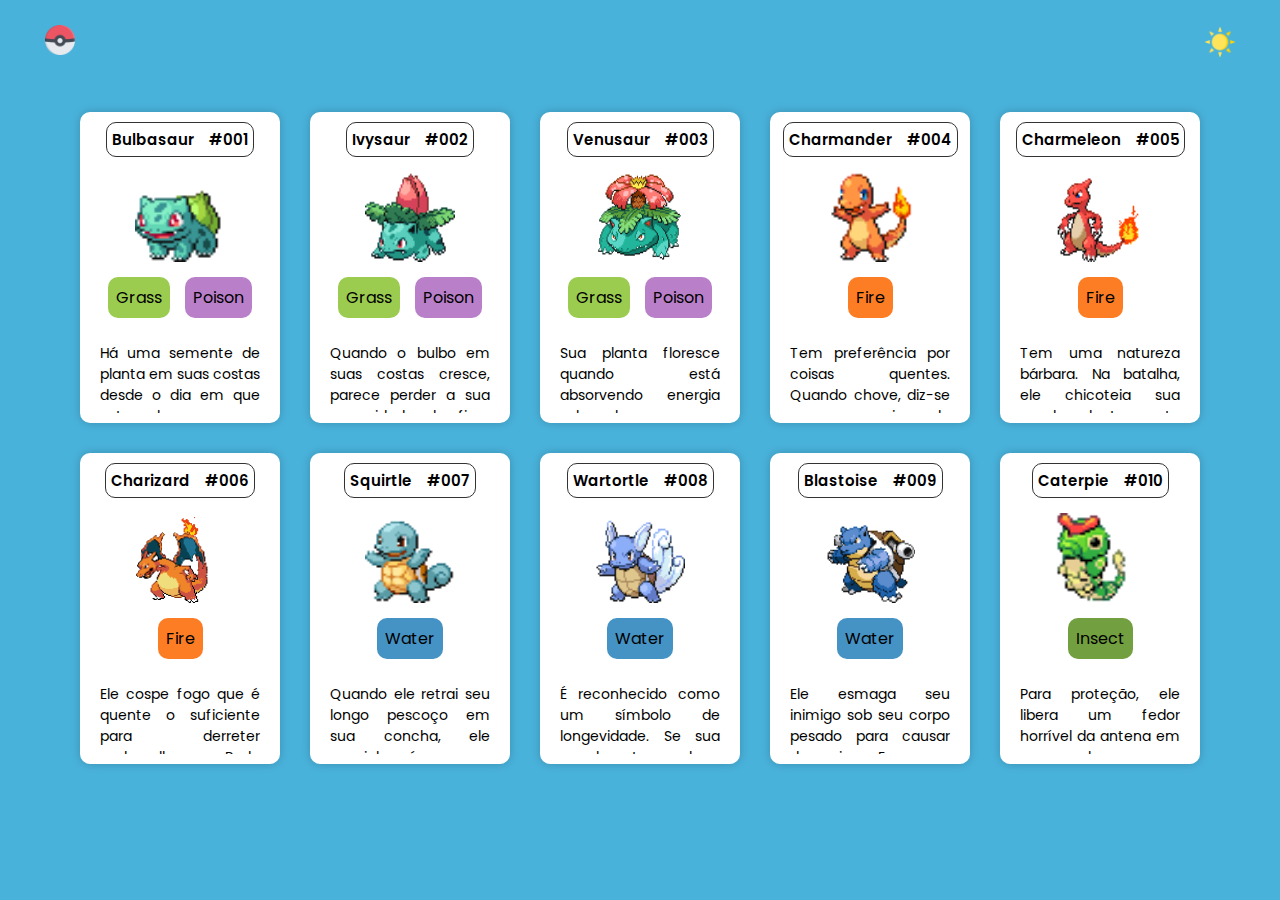
<file: index.html>
<!DOCTYPE html>
<html lang="en">

<head>
    <meta charset="UTF-8">
    <meta http-equiv="X-UA-Compatible" content="IE=edge">
    <meta name="viewport" content="width=>, initial-scale=1.0">
    <title>Pokedex</title>

    <link rel="preconnect" href="https://fonts.googleapis.com">
    <link rel="preconnect" href="https://fonts.gstatic.com" crossorigin>
    <link href="https://fonts.googleapis.com/css2?family=Poppins:wght@300;500;800&display=swap" rel="stylesheet">

    <link rel="stylesheet" href="./src/CSS/reset.css">
    <link rel="stylesheet" href="./src/CSS/styles.css">
    <link rel="stylesheet" href="./src/CSS/scrollbar.css">
</head>

<body class="">
    <header>
        <a href="#">
            <img src="./src/Sprites/pokeball.png" alt="pokeball" class="logo">
        </a>
        <button id="button-alter-theme">
            <img src="./src/Sprites/sun.png" alt="sun icon" class="button">
        </button>
    </header>
    <main>
        <ul class="pokemon-list">
            <li class="pokemon-card">
                <div class="info">
                    <span class="pokemon-name">Bulbasaur</span>
                    <span class="pokemon-number">#001</span>    
                </div>
                <img src="./src/Sprites/bulbasaur.gif" alt="Bulbasaur" class="pokemon-image">
                <ul class="types">
                    <li class="pokemon-type grass">Grass</li>
                    <li class="pokemon-type poison">Poison</li>
                </ul>
                <p class="description">Há uma semente de planta em suas costas desde o dia em que este pokemon nasce. A semente cresce lentamente.</p>
            </li>
            <li class="pokemon-card">
                <div class="info">
                    <span class="pokemon-name">Ivysaur</span>
                    <span class="pokemon-number">#002</span>    
                </div>
                <img src="./src/Sprites/ivysaur.gif" alt="Ivysaur" class="pokemon-image">
                <ul class="types">
                    <li class="pokemon-type grass">Grass</li>
                    <li class="pokemon-type poison">Poison</li>
                </ul>
                <p class="description">Quando o bulbo em suas costas cresce, parece perder a sua capacidade de ficar de pé em suas patas trazeiras.</p>
            </li>
            <li class="pokemon-card">
                <div class="info">
                    <span class="pokemon-name">Venusaur</span>
                    <span class="pokemon-number">#003</span>    
                </div>
                <img src="./src/Sprites/venusaur.gif" alt="Venusaur" class="pokemon-image">
                <ul class="types">
                    <li class="pokemon-type grass">Grass</li>
                    <li class="pokemon-type poison">Poison</li>
                </ul>
                <p class="description">Sua planta floresce quando está absorvendo energia solar, ele permanece em movimento para buscá-la</p>
            </li>
            <li class="pokemon-card">
                <div class="info">
                    <span class="pokemon-name">Charmander</span>
                    <span class="pokemon-number">#004</span>    
                </div>
                <img src="./src/Sprites/charmander.gif" alt="Charmander" class="pokemon-image">
                <ul class="types">
                    <li class="pokemon-type fire">Fire</li>
                </ul>
                <p class="description">Tem preferência por coisas quentes. Quando chove, diz-se que o vapor jorra da ponta de sua cauda.</p>
            </li>
            <li class="pokemon-card">
                <div class="info">
                    <span class="pokemon-name">Charmeleon</span>
                    <span class="pokemon-number">#005</span>    
                </div>
                <img src="./src/Sprites/charmeleon.gif" alt="Charmeleon" class="pokemon-image">
                <ul class="types">
                    <li class="pokemon-type fire">Fire</li>
                </ul>
                <p class="description">Tem uma natureza bárbara. Na batalha, ele chicoteia sua cauda ardente e corta com garras afiadas.</p>
            </li>
            <li class="pokemon-card">
                <div class="info">
                    <span class="pokemon-name">Charizard</span>
                    <span class="pokemon-number">#006</span>    
                </div>
                <img src="./src/Sprites/charizard.gif" alt="Charizard" class="pokemon-image">
                <ul class="types">
                    <li class="pokemon-type fire">Fire</li>
                </ul>
                <p class="description">Ele cospe fogo que é quente o suficiente para derreter pedregulhos. Pode causar incêndios florestais soprando chamas.</p>
            </li>
            <li class="pokemon-card">
                <div class="info">
                    <span class="pokemon-name">Squirtle</span>
                    <span class="pokemon-number">#007</span>    
                </div>
                <img src="./src/Sprites/squirtle.gif" alt="Squirtle" class="pokemon-image">
                <ul class="types">
                    <li class="pokemon-type water">Water</li>
                </ul>
                <p class="description">Quando ele retrai seu longo pescoço em sua concha, ele esguicha água com força vigorosa.</p>
            </li>
            <li class="pokemon-card">
                <div class="info">
                    <span class="pokemon-name">Wartortle</span>
                    <span class="pokemon-number">#008</span>    
                </div>
                <img src="./src/Sprites/wartortle.gif" alt="Wartortle" class="pokemon-image">
                <ul class="types">
                    <li class="pokemon-type water">Water</li>
                </ul>
                <p class="description">É reconhecido como um símbolo de longevidade. Se sua concha tem algas, esse Wartortle é muito antigo.</p>
            </li>
            <li class="pokemon-card">
                <div class="info">
                    <span class="pokemon-name">Blastoise</span>
                    <span class="pokemon-number">#009</span>    
                </div>
                <img src="./src/Sprites/blastoise.gif" alt="Blastoise" class="pokemon-image">
                <ul class="types">
                    <li class="pokemon-type water">Water</li>
                </ul>
                <p class="description">Ele esmaga seu inimigo sob seu corpo pesado para causar desmaios. Em uma pitada, ele se retirará dentro de sua concha.</p>
            </li>
            <li class="pokemon-card">
                <div class="info">
                    <span class="pokemon-name">Caterpie</span>
                    <span class="pokemon-number">#010</span>    
                </div>
                <img src="./src/Sprites/caterpie.gif" alt="Caterpie" class="pokemon-image">
                <ul class="types">
                    <li class="pokemon-type insect">Insect</li>
                </ul>
                <p class="description">Para proteção, ele libera um fedor horrível da antena em sua cabeça para afastar os inimigos.</p>
            </li>
        </ul>
    </main>

    <script src="./src/JS/index.js"></script>
</body>

</html>
</file>
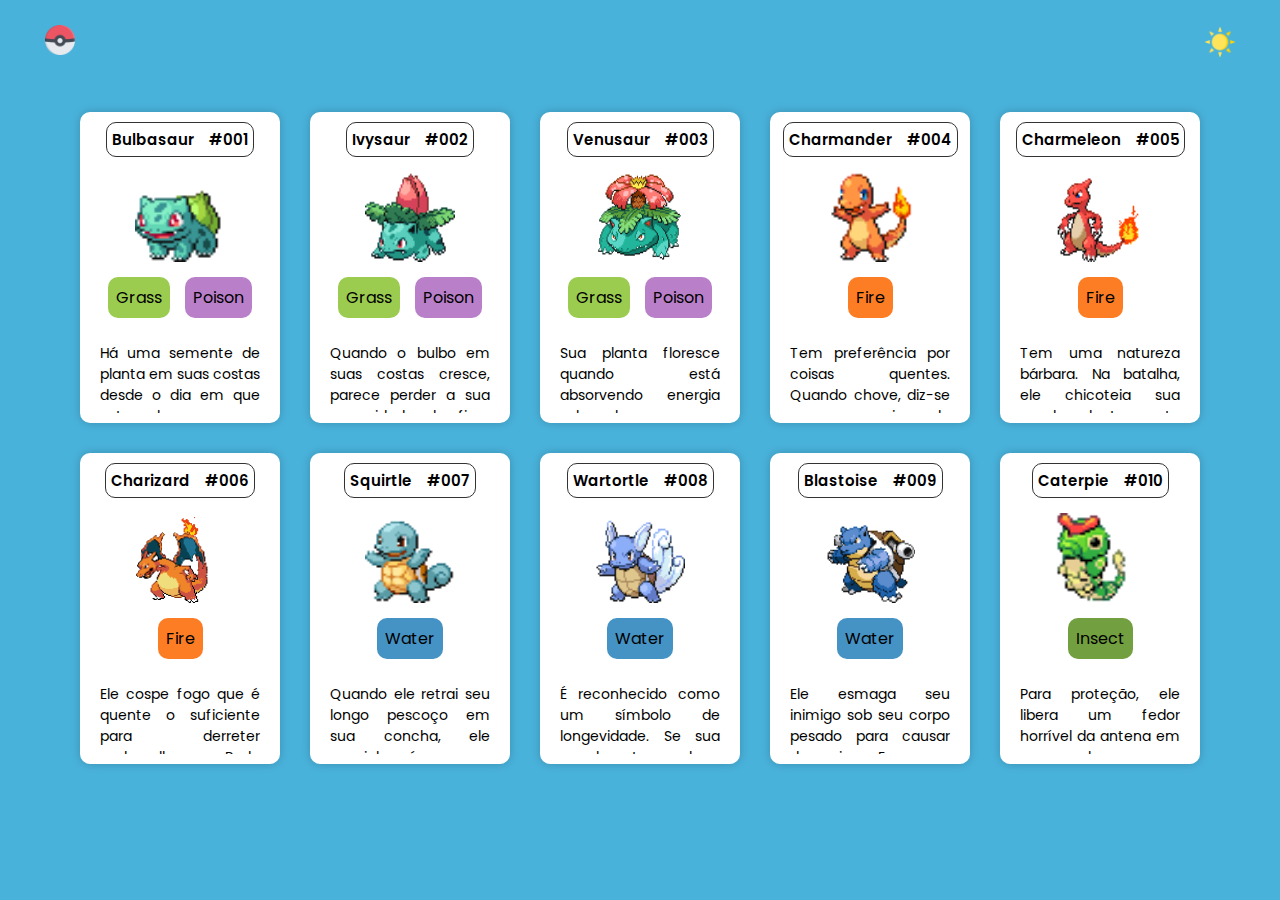
<file: src/index.html>
<!DOCTYPE html>
<html lang="en">

<head>
    <meta charset="UTF-8">
    <meta http-equiv="X-UA-Compatible" content="IE=edge">
    <meta name="viewport" content="width=>, initial-scale=1.0">
    <title>Pokedex</title>

    <link rel="preconnect" href="https://fonts.googleapis.com">
    <link rel="preconnect" href="https://fonts.gstatic.com" crossorigin>
    <link href="https://fonts.googleapis.com/css2?family=Poppins:wght@300;500;800&display=swap" rel="stylesheet">

    <link rel="stylesheet" href="./CSS/reset.css">
    <link rel="stylesheet" href="./CSS/styles.css">
    <link rel="stylesheet" href="./CSS/scrollbar.css">
</head>

<body class="">
    <header>
        <a href="#">
            <img src="./Sprites/pokeball.png" alt="pokeball" class="logo">
        </a>
        <button id="button-alter-theme">
            <img src="./Sprites/sun.png" alt="sun icon" class="button">
        </button>
    </header>
    <main>
        <ul class="pokemon-list">
            <li class="pokemon-card">
                <div class="info">
                    <span class="pokemon-name">Bulbasaur</span>
                    <span class="pokemon-number">#001</span>    
                </div>
                <img src="./Sprites/bulbasaur.gif" alt="Bulbasaur" class="pokemon-image">
                <ul class="types">
                    <li class="pokemon-type grass">Grass</li>
                    <li class="pokemon-type poison">Poison</li>
                </ul>
                <p class="description">Há uma semente de planta em suas costas desde o dia em que este pokemon nasce. A semente cresce lentamente.</p>
            </li>
            <li class="pokemon-card">
                <div class="info">
                    <span class="pokemon-name">Ivysaur</span>
                    <span class="pokemon-number">#002</span>    
                </div>
                <img src="./Sprites/ivysaur.gif" alt="Ivysaur" class="pokemon-image">
                <ul class="types">
                    <li class="pokemon-type grass">Grass</li>
                    <li class="pokemon-type poison">Poison</li>
                </ul>
                <p class="description">Quando o bulbo em suas costas cresce, parece perder a sua capacidade de ficar de pé em suas patas trazeiras.</p>
            </li>
            <li class="pokemon-card">
                <div class="info">
                    <span class="pokemon-name">Venusaur</span>
                    <span class="pokemon-number">#003</span>    
                </div>
                <img src="./Sprites/venusaur.gif" alt="Venusaur" class="pokemon-image">
                <ul class="types">
                    <li class="pokemon-type grass">Grass</li>
                    <li class="pokemon-type poison">Poison</li>
                </ul>
                <p class="description">Sua planta floresce quando está absorvendo energia solar, ele permanece em movimento para buscá-la</p>
            </li>
            <li class="pokemon-card">
                <div class="info">
                    <span class="pokemon-name">Charmander</span>
                    <span class="pokemon-number">#004</span>    
                </div>
                <img src="./Sprites/charmander.gif" alt="Charmander" class="pokemon-image">
                <ul class="types">
                    <li class="pokemon-type fire">Fire</li>
                </ul>
                <p class="description">Tem preferência por coisas quentes. Quando chove, diz-se que o vapor jorra da ponta de sua cauda.</p>
            </li>
            <li class="pokemon-card">
                <div class="info">
                    <span class="pokemon-name">Charmeleon</span>
                    <span class="pokemon-number">#005</span>    
                </div>
                <img src="./Sprites/charmeleon.gif" alt="Charmeleon" class="pokemon-image">
                <ul class="types">
                    <li class="pokemon-type fire">Fire</li>
                </ul>
                <p class="description">Tem uma natureza bárbara. Na batalha, ele chicoteia sua cauda ardente e corta com garras afiadas.</p>
            </li>
            <li class="pokemon-card">
                <div class="info">
                    <span class="pokemon-name">Charizard</span>
                    <span class="pokemon-number">#006</span>    
                </div>
                <img src="./Sprites/charizard.gif" alt="Charizard" class="pokemon-image">
                <ul class="types">
                    <li class="pokemon-type fire">Fire</li>
                </ul>
                <p class="description">Ele cospe fogo que é quente o suficiente para derreter pedregulhos. Pode causar incêndios florestais soprando chamas.</p>
            </li>
            <li class="pokemon-card">
                <div class="info">
                    <span class="pokemon-name">Squirtle</span>
                    <span class="pokemon-number">#007</span>    
                </div>
                <img src="./Sprites/squirtle.gif" alt="Squirtle" class="pokemon-image">
                <ul class="types">
                    <li class="pokemon-type water">Water</li>
                </ul>
                <p class="description">Quando ele retrai seu longo pescoço em sua concha, ele esguicha água com força vigorosa.</p>
            </li>
            <li class="pokemon-card">
                <div class="info">
                    <span class="pokemon-name">Wartortle</span>
                    <span class="pokemon-number">#008</span>    
                </div>
                <img src="./Sprites/wartortle.gif" alt="Wartortle" class="pokemon-image">
                <ul class="types">
                    <li class="pokemon-type water">Water</li>
                </ul>
                <p class="description">É reconhecido como um símbolo de longevidade. Se sua concha tem algas, esse Wartortle é muito antigo.</p>
            </li>
            <li class="pokemon-card">
                <div class="info">
                    <span class="pokemon-name">Blastoise</span>
                    <span class="pokemon-number">#009</span>    
                </div>
                <img src="./Sprites/blastoise.gif" alt="Blastoise" class="pokemon-image">
                <ul class="types">
                    <li class="pokemon-type water">Water</li>
                </ul>
                <p class="description">Ele esmaga seu inimigo sob seu corpo pesado para causar desmaios. Em uma pitada, ele se retirará dentro de sua concha.</p>
            </li>
            <li class="pokemon-card">
                <div class="info">
                    <span class="pokemon-name">Caterpie</span>
                    <span class="pokemon-number">#010</span>    
                </div>
                <img src="./Sprites/caterpie.gif" alt="Caterpie" class="pokemon-image">
                <ul class="types">
                    <li class="pokemon-type insect">Insect</li>
                </ul>
                <p class="description">Para proteção, ele libera um fedor horrível da antena em sua cabeça para afastar os inimigos.</p>
            </li>
        </ul>
    </main>

    <script src="./JS/index.js"></script>
</body>

</html>
</file>
<file: src/CSS/styles.css>
body {
    font-family: 'Poppins', sans-serif;
    max-width: 1280px;
    margin: 0 auto;
    padding: 0 20px;
    background-color: #49b2db;
    color: #000;
}

body.dark {
    background-color: #24054b;
    color: #fff;
}

header {
    display: flex;
    justify-content: space-between;
    align-items: center;
    padding: 25px;
}

header .logo,
header .button {
    width: 30px;
    height: 30px;
}

header #button-alter-theme {
    background: none;
    border: none;
    cursor: pointer;
}

header .logo:hover,
header .button:hover,
main .pokemon-card:hover {
    transform: scale(1.05);
    opacity: 0.8;
    transition: all 0.3s ease-in-out;
}

main {
    padding: 25px;
}

.pokemon-list {
    display: flex;
    flex-wrap: wrap;
    justify-content: center;
    gap: 30px;
}

.pokemon-card {
    width: 200px;
    background-color: #fff;
    border-radius: 10px;
    display: flex;
    flex-direction: column;
    justify-content: space-between;
    align-items: center;
    padding: 10px;
    gap: 15px;
    box-shadow: 0 0 10px rgba(0, 0, 0, 0.2);
    transition: all 0.3s ease-in-out;
}

header .pokemon-card:hover {
    background-color: #96d9d6;
}

.dark .pokemon-card {
    background-color: #4d0f4d;
}

main .pokemon-card .info {
    display: flex;
    justify-content: space-between;
    align-items: center;
    gap: 5px;
    border: 1px solid #333333;
    border-radius: 10px;
}

main .pokemon-card .info span {
    font-size: 15px;
    font-weight: 600;
    padding: 5px;
}

main .pokemon-card .pokemon-image {
    width: 90px;
    height: 90px;
}

main .pokemon-card .types {
    display: flex;
    gap: 15px;
}

main .pokemon-card .pokemon-type {
    padding: 8px;
    border-radius: 10px;
}

.grass {
    background-color: #9bcc50;
}

.poison {
    background-color: #b97fc9;
}

.fire {
    background-color: #fd7d24;
}

.water {
    background-color: #4592c4;
}

.insect {
    background-color: #729f3f;
}

main .pokemon-card .description {
    max-height: 80px;
    overflow-y: scroll;
    font-size: 14px;
    text-align: justify;
    padding: 10px;
}
</file>
<file: src/CSS/scrollbar.css>
/* ===== Scrollbar CSS ===== */

*::-webkit-scrollbar {
    width: 12px;
}

*::-webkit-scrollbar-track {
    background: #f1e9e9;
}

*::-webkit-scrollbar-thumb {
    background-color: #582965;
    border-radius: 10px;
    border: 3px solid #ffffff;
}
</file>
